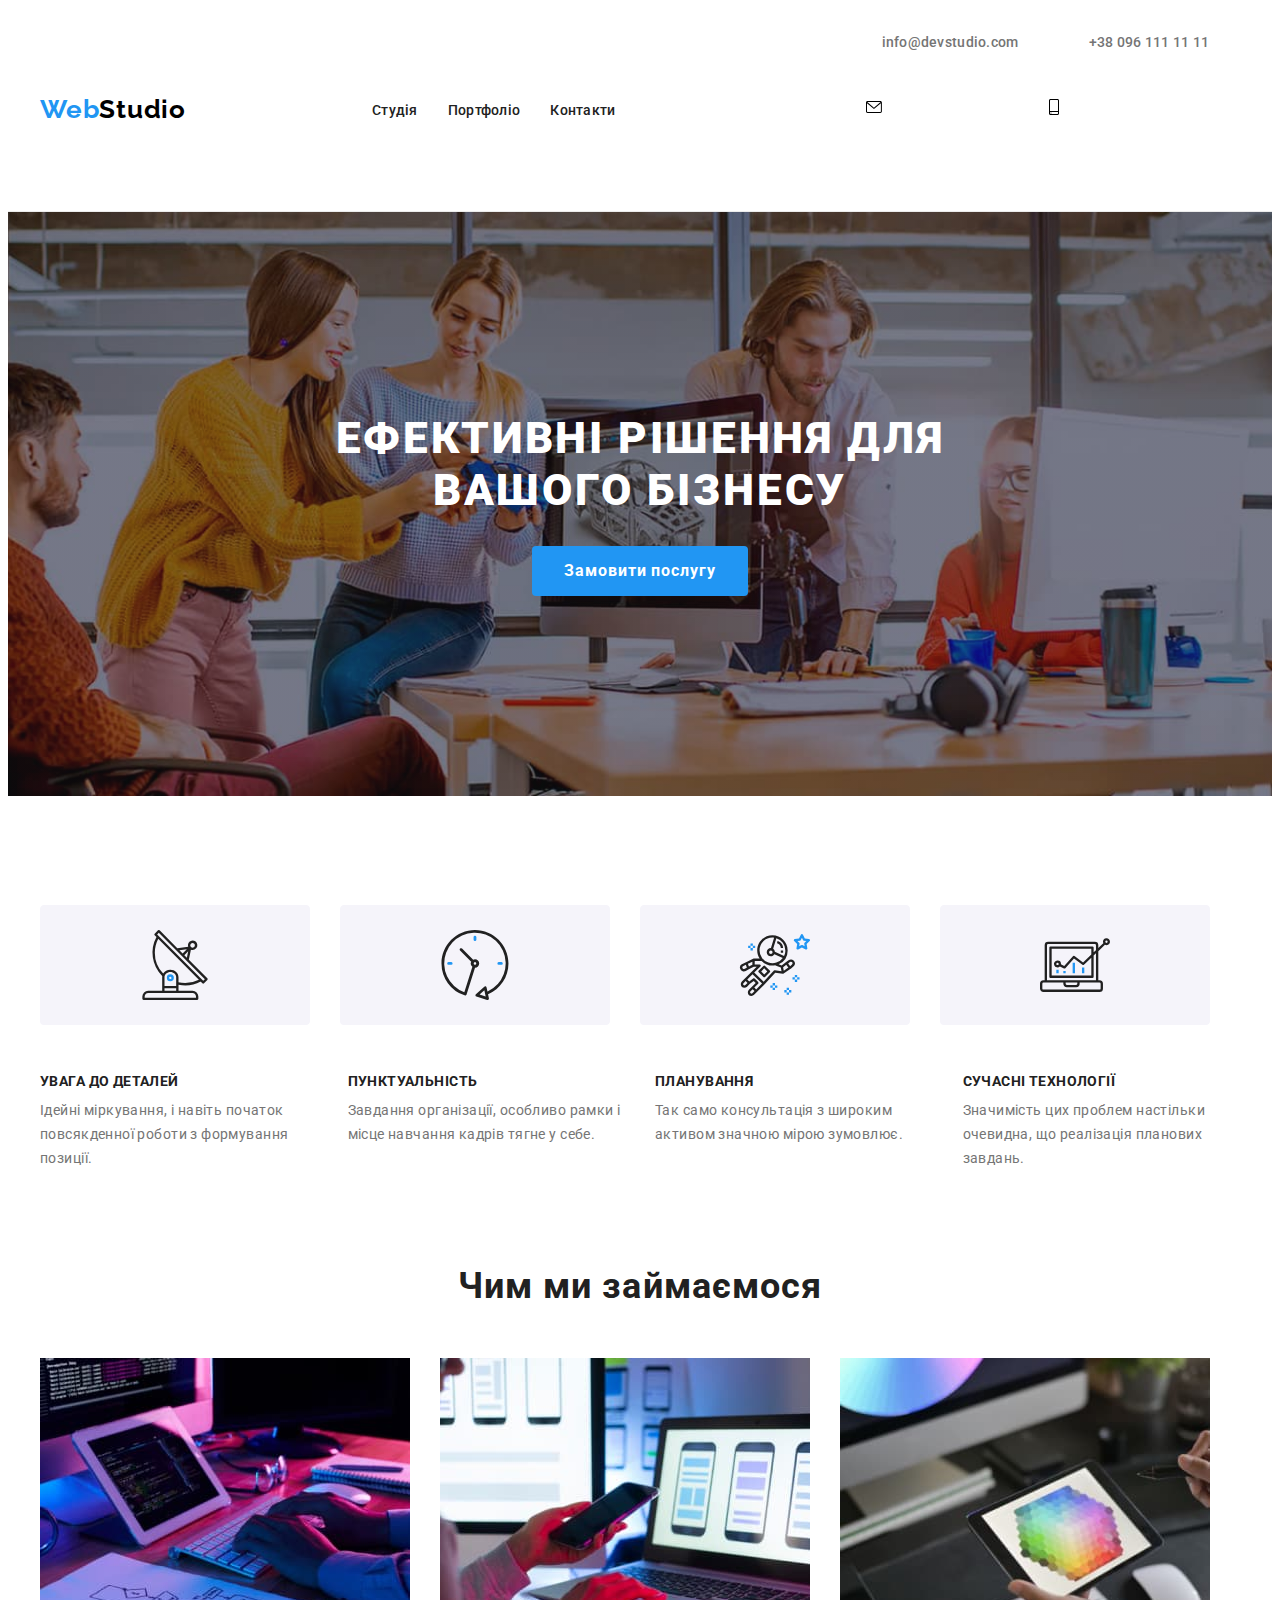
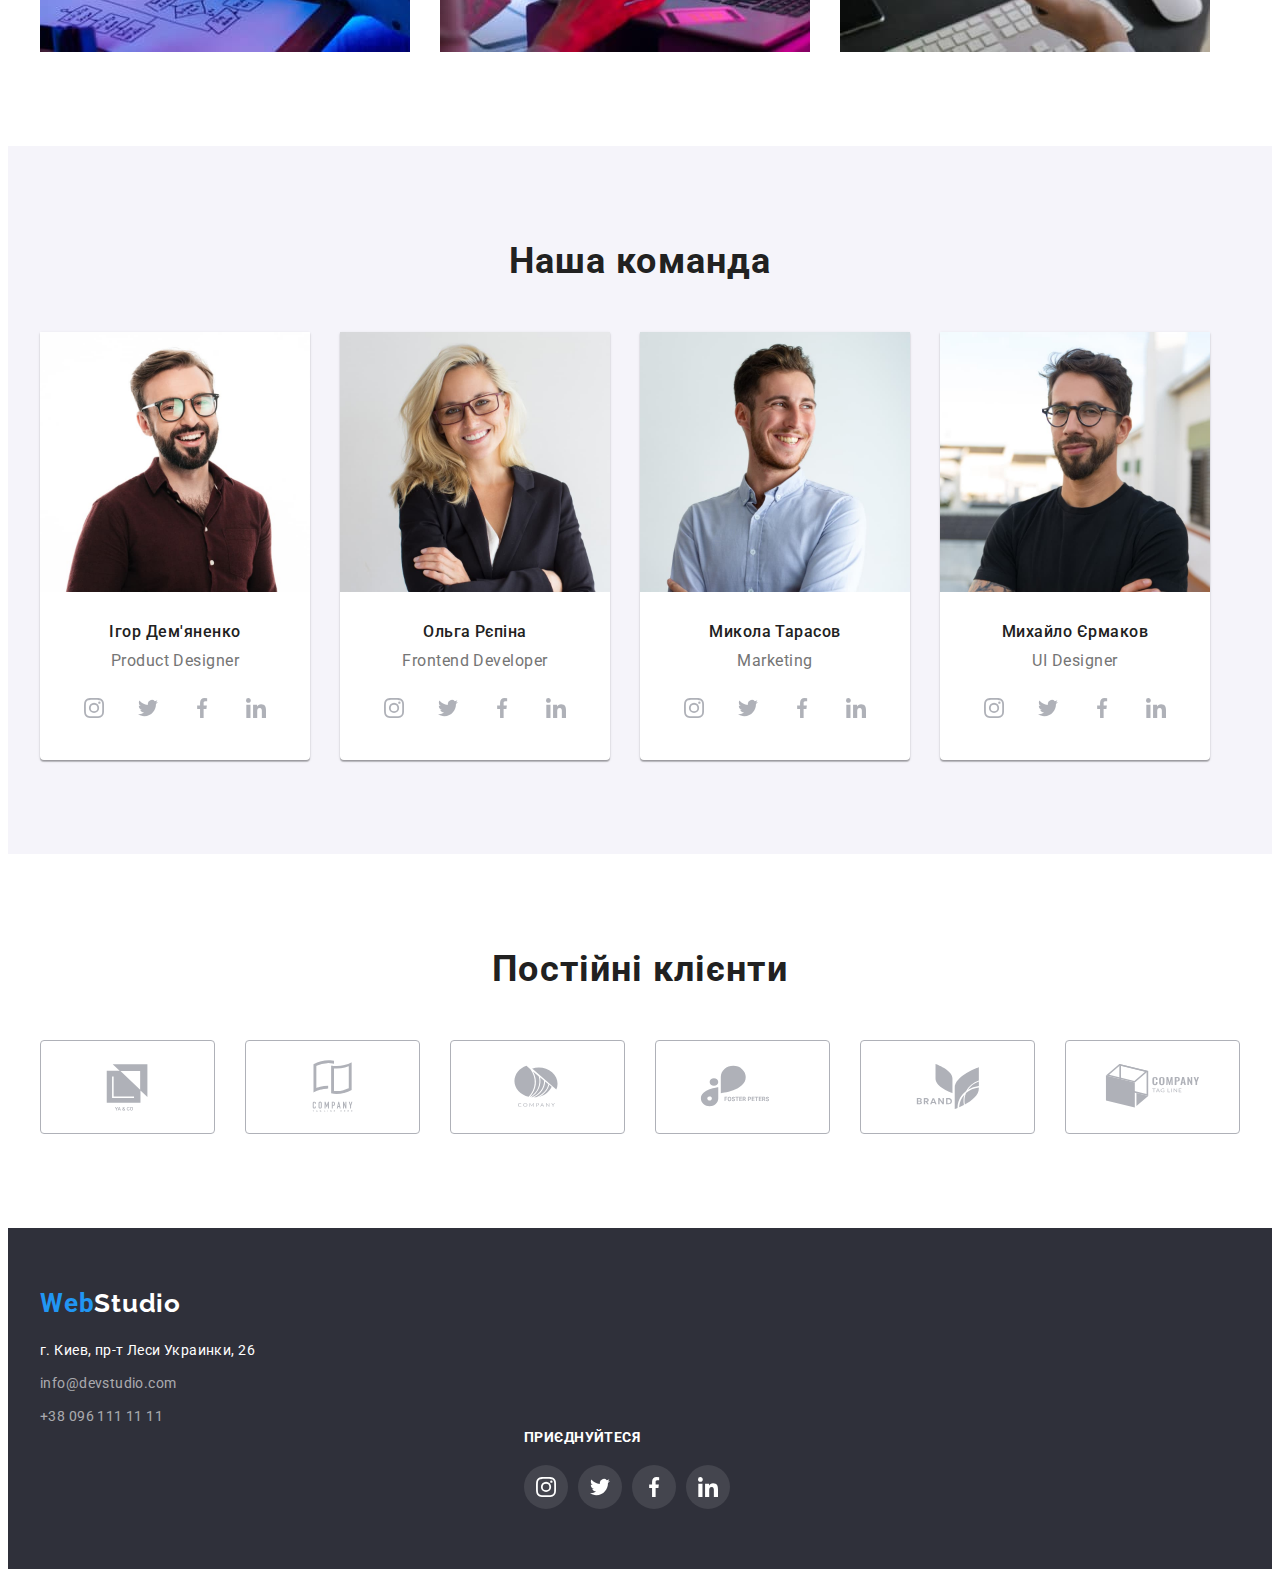
<file: index.html>
<!DOCTYPE html>
<html lang="uk">
  <head>
    <meta charset="UTF-8" />
    <meta http-equiv="X-UA-Compatible" content="IE=edge" />
    <meta name="viewport" content="width=device-width, initial-scale=1.0" />
    <title>Moroz-HW-2</title>
    <link rel="preconnect" href="https://fonts.googleapis.com" />
    <link rel="preconnect" href="https://fonts.gstatic.com" crossorigin />
    <link
      href="https://fonts.googleapis.com/css2?family=Raleway:wght@700&family=Roboto:wght@300;400;500;700;900&display=swap"
      rel="stylesheet"
    />
    <link
      rel="stylesheet"
      href="https://cdnjs.cloudflare.com/ajax/libs/modern-normalize/1.1.0/modern-normalize.min.css"
      integrity="sha512-wpPYUAdjBVSE4KJnH1VR1HeZfpl1ub8YT/NKx4PuQ5NmX2tKuGu6U/JRp5y+Y8XG2tV+wKQpNHVUX03MfMFn9Q=="
      crossorigin="anonymous"
      referrerpolicy="no-referrer"
    />
    <link rel="stylesheet" href="./css/style.css" />
  </head>
  <body>
    <header class="header">
      <div class="container header-container">
        <nav class="header-nav">
          <a class="header-logo link" href="./index.html"
            >Web<span class="header-logos">Studio</span></a
          >
          <ul class="nav-list list">
            <li class="header-item">
              <a class="header-link nav-link link" href="./index.html"
                >Студія</a
              >
            </li>
            <li class="header-item">
              <a class="header-link nav-link link" href="./portfolio.html"
                >Портфоліо</a
              >
            </li>
            <li class="header-item">
              <a class="header-link nav-link link" href="#">Контакти</a>
            </li>
          </ul>
        </nav>
        <div class="container-mail-tel">
          <ul class="header-container-link">
            <li class="header-item-icon">
              <a class="header-conntact-link" href=""
                ><svg class="header-conntact-icon" width="16" hight="12">
                  <use href="./images/symbol-defs.svg#icon-konvert-mail"></use>
                </svg>
              </a>
            </li>
          </ul>
          <ul class="header-conntact">
            <li class="header-item">
              <a class="header-mail link" href="mailto:info@devstudio.com"
                >info@devstudio.com</a
              >
            </li>
            <ul class="header-container-tel">
              <li class="header-item-icon">
                <a class="header-conntact-link" href=""
                  ><svg class="header-conntact-icon" width="10" hight="16">
                    <use href="./images/symbol-defs.svg#icon-smartphone"></use>
                  </svg>
                </a>
              </li>
            </ul>
            <li class="header-item">
              <a class="header-tel link" href="tel:+380961111111"
                >+38 096 111 11 11</a
              >
            </li>
          </ul>
        </div>
      </div>
    </header>
    <main>
      <section class="solution">
        <div class="container solution-container">
          <h1 class="solution-business">
            Ефективні рішення для вашого бізнесу
          </h1>
          <button class="solution-btn" type="button">Замовити послугу</button>
        </div>
      </section>
      <section class="special">
        <div class="container">
          <h2 class="visually-hidden">Чим ми особливі</h2>
            <ul class="special-icon-container">
              <li class="special-icon-item">
                <a class="special-link" href=""
                  ><svg class="team-soc-icon" width="270" hight="120">
                    <use
                      href="./images/symbol-defs.svg#icon-special-gr-antena"
                    ></use>
                  </svg>
                </a>
                <a class="special-link" href=""
                  ><svg class="team-soc-icon" width="270" hight="120">
                    <use
                      href="./images/symbol-defs.svg#icon-special-gr-clock"
                    ></use>
                  </svg>
                </a>
                <a class="special-link" href=""
                  ><svg class="team-soc-icon" width="270" hight="120">
                    <use
                      href="./images/symbol-defs.svg#icon-special-gr-kosmonavt"
                    ></use>
                  </svg>
                </a>
                <a class="special-link" href=""
                  ><svg class="team-soc-icon" width="270" hight="120">
                    <use href="./images/symbol-defs.svg#icon-special-gr-tv"></use>
                  </svg>
                </a>
              </li>
            </ul>
          <ul class="solution-list list">
            <li class="special-item">
              <h3 class="solution-top-tex list">увага до деталей</h3>
              <p class="solution-bottom-tex">
                Ідейні міркування, і навіть початок повсякденної роботи з
                формування позиції.
              </p>
            </li>
            <li class="special-item">
              <h3 class="solution-top-tex list">пунктуальність</h3>
              <p class="solution-bottom-tex">
                Завдання організації, особливо рамки і місце навчання кадрів
                тягне у себе.
              </p>
            </li>
            <li class="special-item">
              <h3 class="solution-top-tex list">планування</h3>
              <p class="solution-bottom-tex">
                Так само консультація з широким активом значною мірою зумовлює.
              </p>
            </li>
            <li class="special-item">
              <h3 class="solution-top-tex list">сучасні технології</h3>
              <p class="solution-bottom-tex">
                Значимість цих проблем настільки очевидна, що реалізація
                планових завдань.
              </p>
            </li>
          </ul>
        </div>
      </section>
      <section class="what">
        <div class="container">
          <h2 class="what-doing">Чим ми займаємося</h2>
          <ul class="what-list list">
            <li class="what-item">
              <img
                class="what-img"
                src="./images/bloc-chmu-zaima1.jpg"
                alt="Набір коду та клавіатура"
                width="370"
                height="294"
              />
            </li>
            <li class="what-item">
              <img
                class="what-img"
                src="./images/bloc-chmu-zaima2.jpg"
                alt="Телефон та ноутбук"
                width="370"
                height="294"
              />
            </li>
            <li class="what-item">
              <img
                class="what-img"
                src="./images/bloc-chmu-zaima3.jpg"
                alt="Різнокольорова картинка на планшеті"
                width="370"
                height="294"
              />
            </li>
          </ul>
        </div>
      </section>
      <section class="team">
        <div class="container">
          <h2 class="team-our">Наша команда</h2>
          <ul class="team-list list">
            <li class="team-item">
              <img
                class="team-img"
                src="./images/bloc-komanda1.jpg"
                alt="Ігор Дем'яненко"
                width="270"
                height="260"
              />
              <h3 class="team-top-text">Ігор Дем'яненко</h3>
              <p class="team-bottom-text">Product Designer</p>
              <ul class="team-list-soc">
                <li class="team-item-soc">
                  <a class="team-soc-link" href="">
                    <svg class="team-soc-icon" width="20" hight="20">
                      <use
                        href="./images/symbol-defs.svg#icon-team-gr-insta"
                      ></use>
                    </svg>
                  </a>
                  <a class="team-soc-link" href=""
                    ><svg class="team-soc-icon" width="20" hight="20">
                      <use
                        href="./images/symbol-defs.svg#icon-team-gr-twitter"
                      ></use>
                    </svg>
                  </a>
                  <a class="team-soc-link" href=""
                    ><svg class="team-soc-icon" width="20" hight="20">
                      <use
                        href="./images/symbol-defs.svg#icon-team-gr-fb"
                      ></use>
                    </svg>
                  </a>
                  <a class="team-soc-link" href=""
                    ><svg class="team-soc-icon" width="20" hight="20">
                      <use
                        href="./images/symbol-defs.svg#icon-team-gr-linkedin"
                      ></use>
                    </svg>
                  </a>
                </li>
              </ul>
            </li>
            <li class="team-item">
              <img
                class="team-img"
                src="./images/bloc-komanda2.jpg"
                alt="Ольга Рєпіна"
                width="270"
                height="260"
              />
              <h3 class="team-top-text">Ольга Рєпіна</h3>
              <p class="team-bottom-text">Frontend Developer</p>
              <ul class="team-list-soc">
                <li class="team-item-soc">
                  <a class="team-soc-link" href=""
                    ><svg class="team-soc-icon" width="20" hight="20">
                      <use
                        href="./images/symbol-defs.svg#icon-team-gr-insta"
                      ></use>
                    </svg>
                  </a>
                  <a class="team-soc-link" href=""
                    ><svg class="team-soc-icon" width="20" hight="20">
                      <use
                        href="./images/symbol-defs.svg#icon-team-gr-twitter"
                      ></use>
                    </svg>
                  </a>
                  <a class="team-soc-link" href=""
                    ><svg class="team-soc-icon" width="20" hight="20">
                      <use
                        href="./images/symbol-defs.svg#icon-team-gr-fb"
                      ></use>
                    </svg>
                  </a>
                  <a class="team-soc-link" href=""
                    ><svg class="team-soc-icon" width="20" hight="20">
                      <use
                        href="./images/symbol-defs.svg#icon-team-gr-linkedin"
                      ></use>
                    </svg>
                  </a>
                </li>
              </ul>
            </li>
            <li class="team-item">
              <img
                class="team-img"
                src="./images/bloc-komanda3.jpg"
                alt="Микола Тарасов"
                width="270"
                height="260"
              />
              <h3 class="team-top-text">Микола Тарасов</h3>
              <p class="team-bottom-text">Marketing</p>
              <ul class="team-list-soc">
                <li class="team-item-soc">
                  <a class="team-soc-link" href=""
                    ><svg class="team-soc-icon" width="20" hight="20">
                      <use
                        href="./images/symbol-defs.svg#icon-team-gr-insta"
                      ></use>
                    </svg>
                  </a>
                  <a class="team-soc-link" href=""
                    ><svg class="team-soc-icon" width="20" hight="20">
                      <use
                        href="./images/symbol-defs.svg#icon-team-gr-twitter"
                      ></use>
                    </svg>
                  </a>
                  <a class="team-soc-link" href=""
                    ><svg class="team-soc-icon" width="20" hight="20">
                      <use
                        href="./images/symbol-defs.svg#icon-team-gr-fb"
                      ></use>
                    </svg>
                  </a>
                  <a class="team-soc-link" href=""
                    ><svg class="team-soc-icon" width="20" hight="20">
                      <use
                        href="./images/symbol-defs.svg#icon-team-gr-linkedin"
                      ></use>
                    </svg>
                  </a>
                </li>
              </ul>
            </li>
            <li class="team-item">
              <img
                class="team-img"
                src="./images/bloc-komanda4.jpg"
                alt="Михайло Єрмаков"
                width="270"
                height="260"
              />
              <h3 class="team-top-text">Михайло Єрмаков</h3>
              <p class="team-bottom-text">UI Designer</p>
              <ul class="team-list-soc">
                <li class="team-item-soc">
                  <a class="team-soc-link" href=""
                    ><svg class="team-soc-icon" width="20" hight="20">
                      <use
                        href="./images/symbol-defs.svg#icon-team-gr-insta"
                      ></use>
                    </svg>
                  </a>
                  <a class="team-soc-link" href=""
                    ><svg class="team-soc-icon" width="20" hight="20">
                      <use
                        href="./images/symbol-defs.svg#icon-team-gr-twitter"
                      ></use>
                    </svg>
                  </a>
                  <a class="team-soc-link" href=""
                    ><svg class="team-soc-icon" width="20" hight="20">
                      <use
                        href="./images/symbol-defs.svg#icon-team-gr-fb"
                      ></use>
                    </svg>
                  </a>
                  <a class="team-soc-link" href=""
                    ><svg class="team-soc-icon" width="20" hight="20">
                      <use
                        href="./images/symbol-defs.svg#icon-team-gr-linkedin"
                      ></use>
                    </svg>
                  </a>
                </li>
              </ul>
            </li>
          </ul>
        </div>
      </section>
      <section class="regular-client">
        <div class="container">
          <h3 class="regular-top-text">Постійні клієнти</h3>
          <ul>
            <li class="regular-item">
              <a class="regular-link" href=""
                ><svg class="team-soc-icon" width="106" hight="60">
                  <use
                    href="./images/symbol-defs.svg#icon-regular-client-1"
                  ></use>
                </svg>
              </a>
              <a class="regular-link" href=""
                ><svg class="team-soc-icon" width="106" hight="60">
                  <use
                    href="./images/symbol-defs.svg#icon-regular-client-2"
                  ></use>
                </svg>
              </a>
              <a class="regular-link" href=""
                ><svg class="team-soc-icon" width="106" hight="60">
                  <use
                    href="./images/symbol-defs.svg#icon-regular-client-3"
                  ></use>
                </svg>
              </a>
              <a class="regular-link" href=""
                ><svg class="team-soc-icon" width="106" hight="60">
                  <use
                    href="./images/symbol-defs.svg#icon-regular-client-4"
                  ></use>
                </svg>
              </a>
              <a class="regular-link" href=""
                ><svg class="team-soc-icon" width="106" hight="60">
                  <use
                    href="./images/symbol-defs.svg#icon-regular-client-5"
                  ></use>
                </svg>
              </a>
              <a class="regular-link" href=""
                ><svg class="team-soc-icon" width="106" hight="60">
                  <use
                    href="./images/symbol-defs.svg#icon-regular-client-6"
                  ></use>
                </svg>
              </a>
            </li>
          </ul>
        </div>
      </section>
    </main>
    <footer class="footer">
      <div class="container">
        <a class="footer-logo footer-box link" href="./index.html"
          >Web<span class="footer-logos">Studio</span></a
        >
        <address>
          <ul class="footer-list list">
            <li class="footer-iteam">
              <a
                class="footer-maps link"
                href="https://goo.gl/maps/CPtrU1FHBa2aNyZL9"
                target="_blank"
                rel="noopener noreferrer nofollow"
                >г. Киев, пр-т Леси Украинки, 26</a
              >
            </li>
            <li class="footer-iteam">
              <a class="footer-mail link" href="mailto:info@devstudio.com"
                >info@devstudio.com</a
              >
            </li>
            <li class="footer-item">
              <a class="footer-tel link" href="tel:+380961111111"
                >+38 096 111 11 11</a
              >
            </li>
          </ul>
        </address>
      </div>
      <div class="container footer-container-soc">
        <h3 class="footer-soc">приєднуйтеся</h3>
        <ul class="footer-list-soc">
          <li class="footer-item-soc">
            <a class="footer-soc-link" href=""
              ><svg class="footer-soc-icon" width="20" hight="20">
                <use href="./images/symbol-defs.svg#icon-team-gr-insta"></use>
              </svg>
            </a>
            <a class="footer-soc-link" href=""
              ><svg class="footer-soc-icon" width="20" hight="20">
                <use href="./images/symbol-defs.svg#icon-team-gr-twitter"></use>
              </svg>
            </a>
            <a class="footer-soc-link" href=""
              ><svg class="footer-soc-icon" width="20" hight="20">
                <use href="./images/symbol-defs.svg#icon-team-gr-fb"></use>
              </svg>
            </a>
            <a class="footer-soc-link" href=""
              ><svg class="footer-soc-icon" width="20" hight="20">
                <use
                  href="./images/symbol-defs.svg#icon-team-gr-linkedin"
                ></use>
              </svg>
            </a>
          </li>
        </ul>
      </div>
    </footer>
  </body>
</html>
</file>
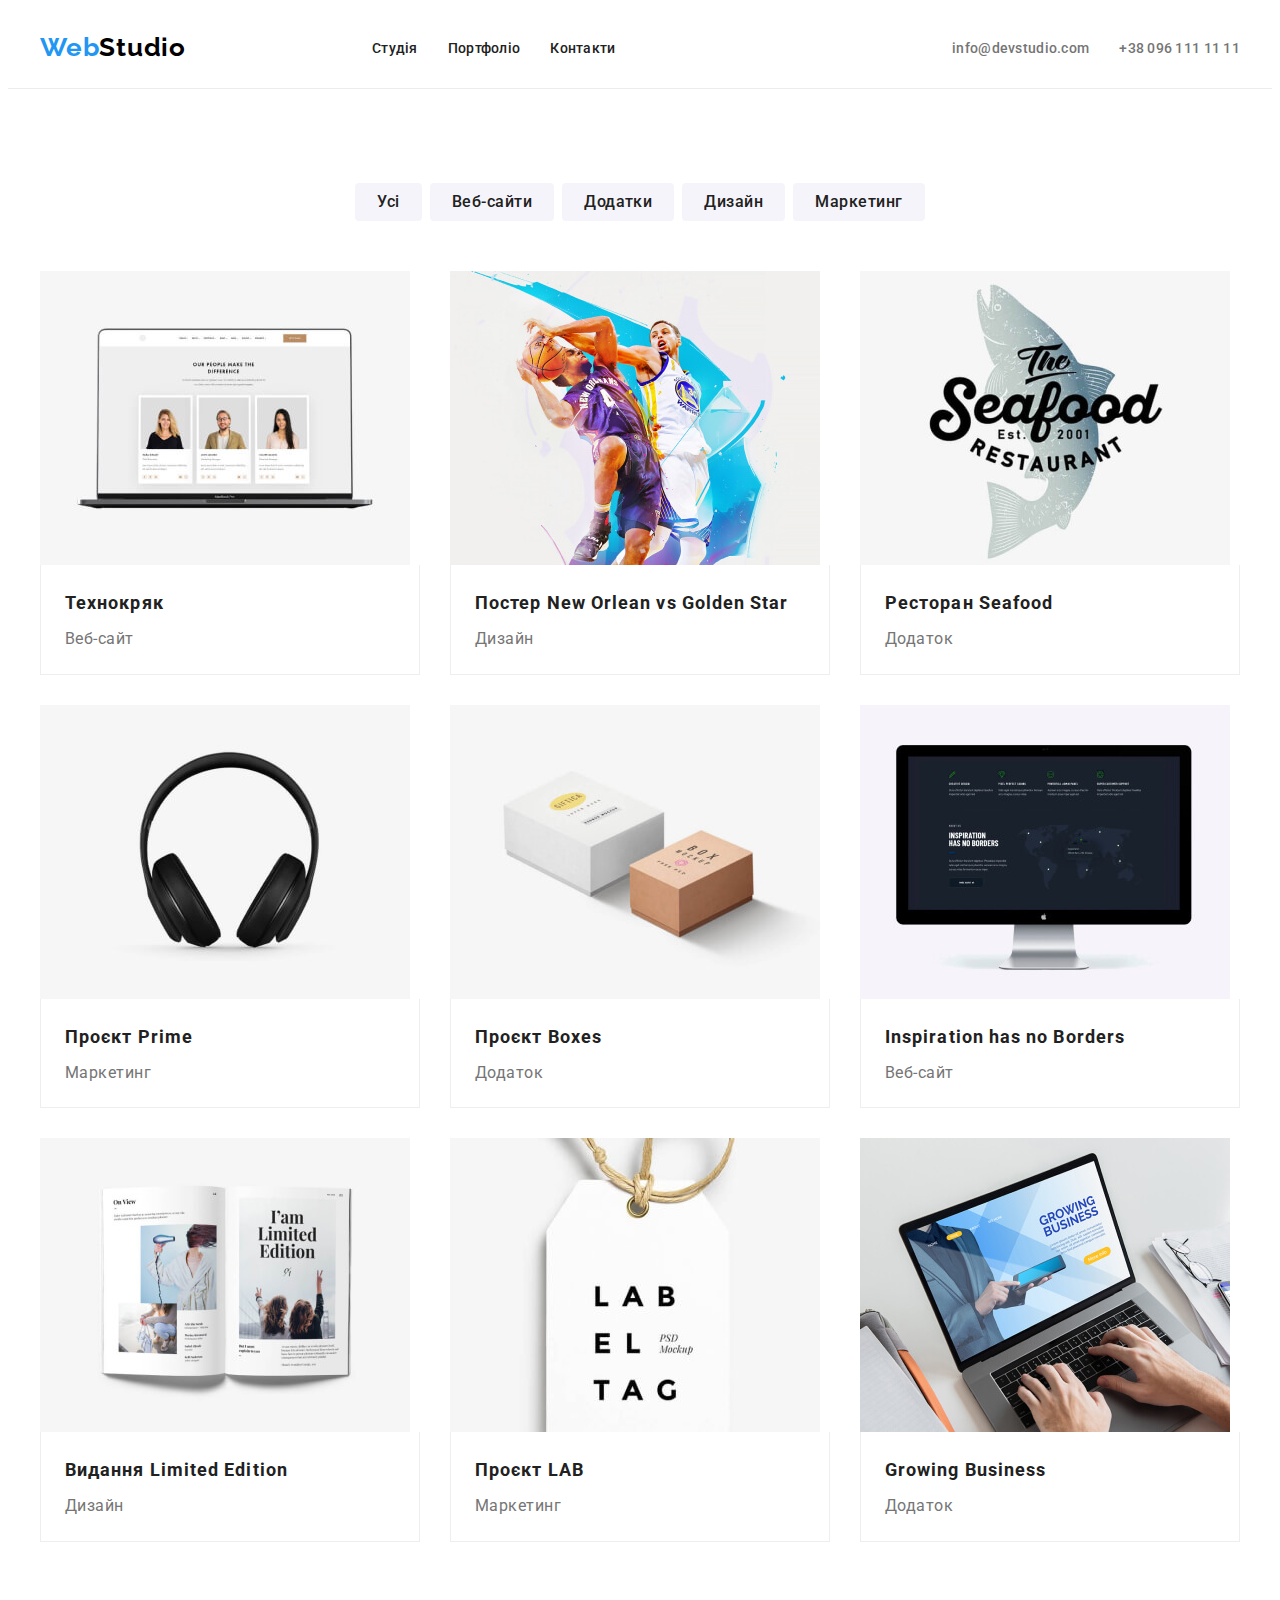
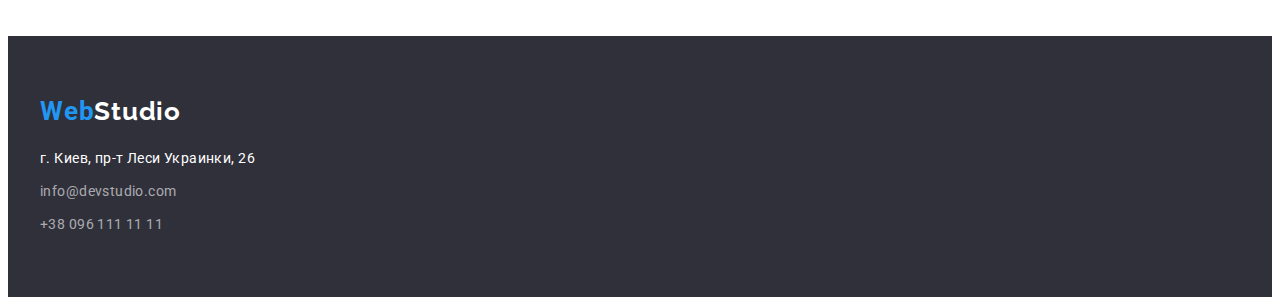
<file: portfolio.html>
<!DOCTYPE html>
<html lang="uk">
  <head>
    <meta charset="UTF-8" />
    <meta http-equiv="X-UA-Compatible" content="IE=edge" />
    <meta name="viewport" content="width=device-width, initial-scale=1.0" />
    <title>Moroz-HW-2-portfolio</title>
    <link rel="preconnect" href="https://fonts.googleapis.com" />
    <link rel="preconnect" href="https://fonts.gstatic.com" crossorigin />
    <link
      href="https://fonts.googleapis.com/css2?family=Raleway:wght@700&family=Roboto:wght@300;400;500;700;900&display=swap"
      rel="stylesheet"
    />
    <link
      rel="stylesheet"
      href="https://cdnjs.cloudflare.com/ajax/libs/modern-normalize/1.1.0/modern-normalize.min.css"
      integrity="sha512-wpPYUAdjBVSE4KJnH1VR1HeZfpl1ub8YT/NKx4PuQ5NmX2tKuGu6U/JRp5y+Y8XG2tV+wKQpNHVUX03MfMFn9Q=="
      crossorigin="anonymous"
      referrerpolicy="no-referrer"
    />
    <link rel="stylesheet" href="./css/style.css" />
  </head>
  <body>
    <header class="header">
      <div class="container header-container">
        <nav class="header-nav">
          <a class="header-logo link" href="./index.html"
            >Web<span class="header-logos">Studio</span></a
          >
          <ul class="nav-list list">
            <li class="header-item">
              <a class="header-link nav-link link" href="./index.html"
                >Студія</a
              >
            </li>
            <li class="header-item">
              <a class="header-link nav-link link" href="./portfolio.html"
                >Портфоліо</a
              >
            </li>
            <li class="header-item">
              <a class="header-link nav-link link" href="#">Контакти</a>
            </li>
          </ul>
        </nav>
        <ul class="header-conntact">
          <li class="header-item">
            <a class="header-mail link" href="mailto:info@devstudio.com"
              >info@devstudio.com</a
            >
          </li>
          <li class="header-item">
            <a class="header-tel link" href="tel:+380961111111"
              >+38 096 111 11 11</a
            >
          </li>
        </ul>
      </div>
    </header>
    <main>
      <section class="app">
        <div class="container app-container">
          <h2 class="visually-hidden">Наші роботи</h2>
          <ul class="app-list list">
            <li class="app-item">
              <button class="app-btn" type="button">Усі</button>
            </li>
            <li class="app-item">
              <button class="app-btn" type="button">Веб-сайти</button>
            </li>
            <li class="app-item">
              <button class="app-btn" type="button">Додатки</button>
            </li>
            <li class="app-item">
              <button class="app-btn" type="button">Дизайн</button>
            </li>
            <li class="app-item">
              <button class="app-btn" type="button">Маркетинг</button>
            </li>
          </ul>
          <ul class="card-list list">
            <li class="card-item">
              <a class="card-link link" href="#">
                <img
                  class="design-img"
                  src="./images/pag2-img1.jpg"
                  alt="Ноутбук з командою"
                />
                <div class="card-text">
                  <h3 class="design-top-text">Технокряк</h3>
                  <p class="design-bottom-text">Веб-сайт</p>
                </div>
              </a>
            </li>
            <li class="card-item">
              <a class="card-link link" href="#">
                <img
                  class="design-img"
                  src="./images/pag2-img2.jpg"
                  alt="Постер баскетболу"
                />
                <div class="card-text">
                  <h3 class="design-top-text">
                    Постер New Orlean vs Golden Star
                  </h3>
                  <p class="design-bottom-text">Дизайн</p>
                </div>
              </a>
            </li>
            <li class="card-item">
              <a class="card-link link" href="#">
                <img
                  class="design-img"
                  src="./images/pag2-img3.jpg"
                  alt="Логотип ресторану"
                />
                <div class="card-text">
                  <h3 class="design-top-text">Ресторан Seafood</h3>
                  <p class="design-bottom-text">Додаток</p>
                </div>
              </a>
            </li>
            <li class="card-item">
              <a class="card-link link" href="#">
                <img
                  class="design-img"
                  src="./images/pag2-img4.jpg"
                  alt="Навушники"
                />
                <div class="card-text">
                  <h3 class="design-top-text">Проєкт Prime</h3>
                  <p class="design-bottom-text">Маркетинг</p>
                </div>
              </a>
            </li>
            <li class="card-item">
              <a class="card-link link" href="#">
                <img
                  class="design-img"
                  src="./images/pag2-img5.jpg"
                  alt="Коробки"
                />
                <div class="card-text">
                  <h3 class="design-top-text">Проєкт Boxes</h3>
                  <p class="design-bottom-text">Додаток</p>
                </div>
              </a>
            </li>
            <li class="card-item">
              <a class="card-link link" href="#">
                <img
                  class="design-img"
                  src="./images/pag2-img6.jpg"
                  alt="Екран монітору"
                />
                <div class="card-text">
                  <h3 class="design-top-text">Inspiration has no Borders</h3>
                  <p class="design-bottom-text">Веб-сайт</p>
                </div>
              </a>
            </li>
            <li class="card-item">
              <a class="card-link link" href="#">
                <img
                  class="design-img"
                  src="./images/pag2-img7.jpg"
                  alt="Книга"
                />
                <div class="card-text">
                  <h3 class="design-top-text">Видання Limited Edition</h3>
                  <p class="design-bottom-text">Дизайн</p>
                </div>
              </a>
            </li>
            <li class="card-item">
              <a class="card-link link" href="#">
                <img
                  class="design-img"
                  src="./images/pag2-img8.jpg"
                  alt="Бірка проєкту"
                />
                <div class="card-text">
                  <h3 class="design-top-text">Проєкт LAB</h3>
                  <p class="design-bottom-text">Маркетинг</p>
                </div>
              </a>
            </li>
            <li class="card-item">
              <a class="card-link link" href="#">
                <img src="./images/pag2-img9.jpg" alt="Ноутбук" />
                <div class="card-text">
                  <h3 class="design-top-text">Growing Business</h3>
                  <p class="design-bottom-text">Додаток</p>
                </div>
              </a>
            </li>
          </ul>
        </div>
      </section>
    </main>
    <footer class="footer">
      <div class="container">
        <a class="footer-logo footer-box link" href="./index.html"
          >Web<span class="footer-logos">Studio</span></a
        >
        <address>
          <ul class="footer-list list">
            <li class="footer-iteam">
              <a
                class="footer-maps link"
                href="https://goo.gl/maps/CPtrU1FHBa2aNyZL9"
                target="_blank"
                rel="noopener noreferrer nofollow"
                >г. Киев, пр-т Леси Украинки, 26</a
              >
            </li>
            <li class="footer-iteam">
              <a class="footer-mail link" href="mailto:info@devstudio.com"
                >info@devstudio.com</a
              >
            </li>
            <li class="footer-item">
              <a class="footer-tel link" href="tel:+380961111111"
                >+38 096 111 11 11</a
              >
            </li>
          </ul>
        </address>
      </div>
    </footer>
  </body>
</html>
</file>
<file: css/style.css>
:root {
  --discription-subtopic-color: #757575;
  --discription-topic-color: #212121;
  --main-btn-color: #2196f3;
  --som-white-color: #ffffff;
}

p,
h1,
h2,
h3,
h4,
h5,
h6 {
  margin: 0%;
}

ul,
ol {
  margin: 0%;
  padding-left: 0%;
  list-style: none;
}

a {
  color: currentColor;
  text-decoration: none;
}

img {
  display: block;
  max-width: 100%;
}

body {
  font-family: "Roboto", "sans-serif";
  background: #ffffff;
}

.list {
  list-style: none;
}

.link {
  text-decoration: none;
}

.container {
  width: 1200px;
  padding-left: 15px;
  padding-right: 15px;
  margin: 0 auto;
}

/* ===============================HEADER==================================== */

.header {
  padding-top: 24px;
  padding-bottom: 25px;
  border-bottom: 1px solid #ECECEC;
}
.header-logo {
  font-family: "Raleway", "sans-serif";
  font-weight: 700;
  font-size: 26px;
  line-height: 1.19;
  letter-spacing: 0.03em;
  color: var(--main-btn-color);
  margin-right: 93px;
}

.header-container {
  display: flex;
  align-items: center;
}

.header-nav {
  display: flex;
  align-items: center;
}

.header-logos {
  margin-right: 93px;
}

.header-logo > span {
  color: #000000;
}

.nav-list {
  display: flex;
  gap: 30px;
}

.header-conntact {
  display: flex;
  gap: 30px;
  margin-left: auto;
}


.header-link {
  font-weight: 500;
  font-size: 14px;
  line-height: 1.15;
  letter-spacing: 0.02em;
  color: var(--discription-topic-color);
}


.header-link:hover,
.header-link:focus {
  color: var(--main-btn-color);
}

.header-link {
  cursor: pointer;
}

.header-conntact-link:hover,
.header-conntact-link:focus {
  color: var(--main-btn-color);
}

.header-conntact-link{
  cursor: pointer;
}


.header-link {
  font-weight: 500;
  font-size: 14px;
  line-height: 1.15;
  letter-spacing: 0.02em;
  color: var(--discription-topic-color);
}

.header-mail {
  font-weight: 500;
  font-size: 14px;
  line-height: 1.15;
  letter-spacing: 0.02em;
  color: var(--discription-subtopic-color);
}


.header-mail:hover,
.header-mail:focus {
  color: var(--main-btn-color);
}

.header-mail:active {
  color: var(--not-main-btn);
}

.header-mail {
  cursor: pointer;
}

.header-tel {
  font-weight: 500;
  font-size: 14px;
  line-height: 1.15;
  letter-spacing: 0.02em;
  color: var(--discription-subtopic-color);
}

.header-tel:hover,
.header-tel:focus {
  color: var(--main-btn-color);
}

.header-tel {
  cursor: pointer;
}

.container-mail-tel {
  display: flex;
  margin-left: 250px;
}

/* ===============================SOLUTION==================================== */

.solution {
  background: #2f303a;
  padding: 200px 0;
  background-image: linear-gradient(
  rgba(47, 48, 58, 0.2),
  rgba(47, 48, 58, 0.2)),
  url(../images/solution-bg.jpg);
  background-repeat: no-repeat;
  background-position: center;
  background-size: cover;
}

.solution-business {
  font-weight: 900;
  font-size: 44px;
  line-height: var(--typical-lh);
  letter-spacing: 0.06em;
  text-transform: uppercase;
  text-align: center;
  color: var(--som-white-color);
  margin-bottom: 30px;
  margin: 0 auto 30px;
  max-width: 696px;
}

.solution-btn {
  font-family: "Roboto";
  font-weight: 700;
  font-size: 16px;
  line-height: 1.88;
  letter-spacing: 0.06em;
  color: var(--som-white-color);
}


.solution-btn {
  background-color: var(--main-btn-color);
}
.solution-btn:hover,
.solution-btn:focus {
  background: #188ce8;
  box-shadow: 0px 4px 4px rgba(0, 0, 0, 0.15);
  border-radius: 4px;
}

.solution-btn {
  cursor: pointer;
}


.solution-btn {
padding: 10px 32px 10px 32px;
border: none;
border-radius: 4px;
}

.solution-container {
  text-align: center;
}

/* ===========================SPECIAL================================= */

.special {
  padding-top: 94px;
}

.solution-list {
  display: flex;
  flex-wrap: wrap;
  margin-right: -30px;
}

.special-item {
  flex-basis: calc(100% / 4 - 30px);
  margin-right: 30px;
}

.visually-hidden {
  position: absolute;
  white-space: nowrap;
  width: 1px;
  height: 1px;
  overflow: hidden;
  border: 0;
  padding: 0;
  clip: rect(0 0 0 0);
  clip-path: inset(50%);
  margin: -1px;
}

.special-icon-item {
  display: flex;
  gap: 30px;
  margin-bottom: 30px;
}

.solution-top-tex {
  font-weight: 700;
  font-size: 14px;
  line-height: 1.1;
  letter-spacing: 0.03em;
  text-transform: uppercase;
  color: var(--discription-topic-color);
  margin-bottom: 10px;
}

.solution-bottom-tex {
  font-size: 14px;
  line-height: 1.7;
  letter-spacing: 0.03em;
  color: var(--discription-subtopic-color);
}

/* ===============================WHAT==================================== */

.what {
  padding-top: 94px;
  padding-bottom: 94px;
}

.what-doing {
  font-weight: 700;
  font-size: 36px;
  line-height: 1.2;
  letter-spacing: 0.03em;
  text-align: center;
  color: var(--discription-topic-color);
  margin-bottom: 50px;
}

.what-list {
  display: flex;
  gap: 30px;
}




/* ===============================TEAM==================================== */

.team {
  background: #f5f4fa; 
  padding-top: 94px;
  padding-bottom: 94px; 
  
}

.team-item {
  background: #ffffff;
  box-shadow: 0px 1px 3px rgba(0, 0, 0, 0.12), 0px 1px 1px rgba(0, 0, 0, 0.14),
    0px 2px 1px rgba(0, 0, 0, 0.2);
  border-radius: 0px 0px 4px 4px;
  text-align: center;
}

.team-our {
  font-weight: 700;
  font-size: 36px;
  line-height: 1.17;
  letter-spacing: 0.03em;
  text-align: center;
  color: var(--discription-topic-color);
  margin-bottom: 50px;
}

.team-top-text {
  font-weight: 500;
  font-size: 16px;
  line-height: 1.19;
  letter-spacing: 0.03em;
  color: var(--discription-topic-color);
  margin-bottom: 10px;
}

.team-bottom-text {
  font-size: 16px;
  line-height: 1.19;
  letter-spacing: 0.03em;
  color: var(--discription-subtopic-color);
}

.team-list {
  display: flex;
  gap: 30px;
}

.team-list-soc {
margin: 16px 32px 30px 32px;
}

.team-item-soc {
  display: flex;
  gap: 10px;
}

.team-soc-link {
  width: 44px;
  height: 44px;
  border-radius: 50%;
  display: flex;
  align-items: center;
  justify-content: center;
  color: #AFB1B8;
}

.team-soc-icon {
  fill: currentColor;
}

.team-soc-link:hover, 
.team-soc-link:focus {
background-color: #2196F3;
color: #ffffff;
}

.team-soc-link {
  cursor: pointer;
}

.team-img {
  margin-bottom: 30px;
}

/* ===============================REGULAR=============================== */

.regular-client {
  padding-top: 94px;
  padding-bottom: 94px;
}

.regular-top-text {
  font-family: 'Roboto';
  font-style: normal;
  font-weight: 700;
  font-size: 36px;
  line-height: 42px;
  text-align: center;
  letter-spacing: 0.03em;
  color: var(--discription-topic-color);
  padding-bottom: 50px;
}

.regular-item {
  display: flex;
  gap: 30px;
}

.regular-link {
  width: 179px;
  height: 92px;
  display: flex;
  align-items: center;
  justify-content: center;
  border: 1px solid #AFB1B8;
  border-radius: 4px;
  color: #AFB1B8;;
}

.regular-link:hover,
.regular-link:focus {
  color: var(--main-btn-color);
  border-color: var(--main-btn-color)
}

.regular-link {
  cursor: pointer;
}

/* ===============================FOOTER==================================== */

.footer {
  background-color: #2f303a;
  padding-top: 60px;
  padding-bottom: 60px;
}

.footer-box {
  display: flex;
  margin-bottom: 20px;
  margin-right: 0px;
}

.footer-logo {
  font-family: "Raleway" "sans-serif";
  font-weight: 700;
  font-size: 26px;
  line-height: 1.19;
  letter-spacing: 0.03em;
  color: var(--main-btn-color);
}

.footer-logos {
  font-family: "Raleway", sans-serif;
  font-weight: 700;
  font-size: 26px;
  line-height: 1.19;
  letter-spacing: 0.03em;
  color: var(--som-white-color);
}
.footer-maps {
  font-style: normal;
  font-size: 14px;
  line-height: 1.71;
  letter-spacing: 0.03em;
  color: var(--som-white-color);
  margin-top: 20px;
}

.footer-maps:hover,
.footer-maps:focus {
  color: var(--main-btn-color);
}

.footer-mail {
  font-style: normal;
  font-size: 14px;
  line-height: 1.71;
  letter-spacing: 0.03em;
  color: rgba(255, 255, 255, 0.6);
  margin-top: 9px;
}

.footer-mail:hover,
.footer-mail:focus {
  color: var(--main-btn-color);
}

.footer-mail {
  cursor: pointer;
}

.footer-tel {
  font-style: normal;
  font-size: 14px;
  line-height: 1.71;
  letter-spacing: 0.03em;
  color: rgba(255, 255, 255, 0.6);
  margin-top: 9px;
}

.footer-tel:hover,
.footer-tel:focus {
  color: var(--main-btn-color);
}
.footer-iteam {
  margin-bottom: 9px;
}

.footer-container-soc {
  padding-left: 516px;
}

.footer-soc {
  font-family: 'Roboto' 'sans-serif';
  font-weight: 700;
  font-size: 14px;
  line-height: 16px;
  letter-spacing: 0.03em;
  text-transform: uppercase;
  color: #FFFFFF;
  margin-bottom: 20px;
}

.footer-list-soc {
  display: flex;
}

.footer-item-soc {
  display: flex;
  gap: 10px;
  background-position:;
}

.footer-soc-link {
  width: 44px;
  height: 44px;
  border-radius: 50%;
  display: flex;
  align-items: center;
  justify-content: center;
  color: #ffffff;
  background-color: rgba(255, 255, 255, 0.1);
}

.footer-soc-icon {
  fill: currentColor;
}

.footer-soc-link:hover, 
.footer-soc-link:focus {
background-color: #2196F3;
color: #ffffff;
}




/* =================================PORTFOLIO========APP=================== */


.app-btn {
  font-family: "Roboto";
  font-weight: 500;
  font-size: 16px;
  line-height: 1.62;
  text-align: center;
  letter-spacing: 0.03em;
  color: var(--discription-topic-color);
}

.app-btn {
  background: #f5f4fa;
  border-radius: 4px;
  border: none;
  padding: 6px 22px 6px 22px;
}

.app-btn:hover,
.app-btn:focus {
  color: var(--som-white-color);
  background: var(--main-btn-color);
  box-shadow: 0px 3px 1px rgba(0, 0, 0, 0.1), 0px 1px 2px rgba(0, 0, 0, 0.08),
    0px 2px 2px rgba(0, 0, 0, 0.12);
  border-radius: 4px;
}

.app-btn {
  cursor: pointer;
}

.app-link {
  font-weight: 500;
  font-size: 16px;
  line-height: 1.62;
  letter-spacing: 0.03em;
  color: var(--discription-topic-color);
}

.app {
  padding-top: 94px;
  padding-bottom: 94px;
}

.app-list {
display: flex;
gap: 8px;
margin-bottom: 50px;
justify-content: center;
}

.app-container {
  justify-content: center;
}


/* ===================================DESIGN============================= */


.design-top-text {
  font-weight: 700;
  font-size: 18px;
  line-height: 2;
  letter-spacing: 0.06em;
  color: var(--discription-topic-color);
  margin-bottom: 4px;
}

.design-bottom-text {
  font-size: 16px;
  line-height: 1.8;
  letter-spacing: 0.03em;
  color: var(--discription-subtopic-color);
}

.card-text {
  padding: 20px 24px;
  border: 1px solid #EEEEEE;
  border-top: none;
}

.card-list {
  display: flex;
  flex-wrap: wrap;
  gap: 30px;
}

.card-item {
  width: calc((100% - 60px) / 3);
}

.card-item:hover {
background: #FFFFFF;
border: 1px solid #EEEEEE;
box-shadow: 0px 1px 1px rgba(0, 0, 0, 0.12), 
0px 4px 4px rgba(0, 0, 0, 0.06), 
1px 4px 6px rgba(0, 0, 0, 0.16);
</file>
